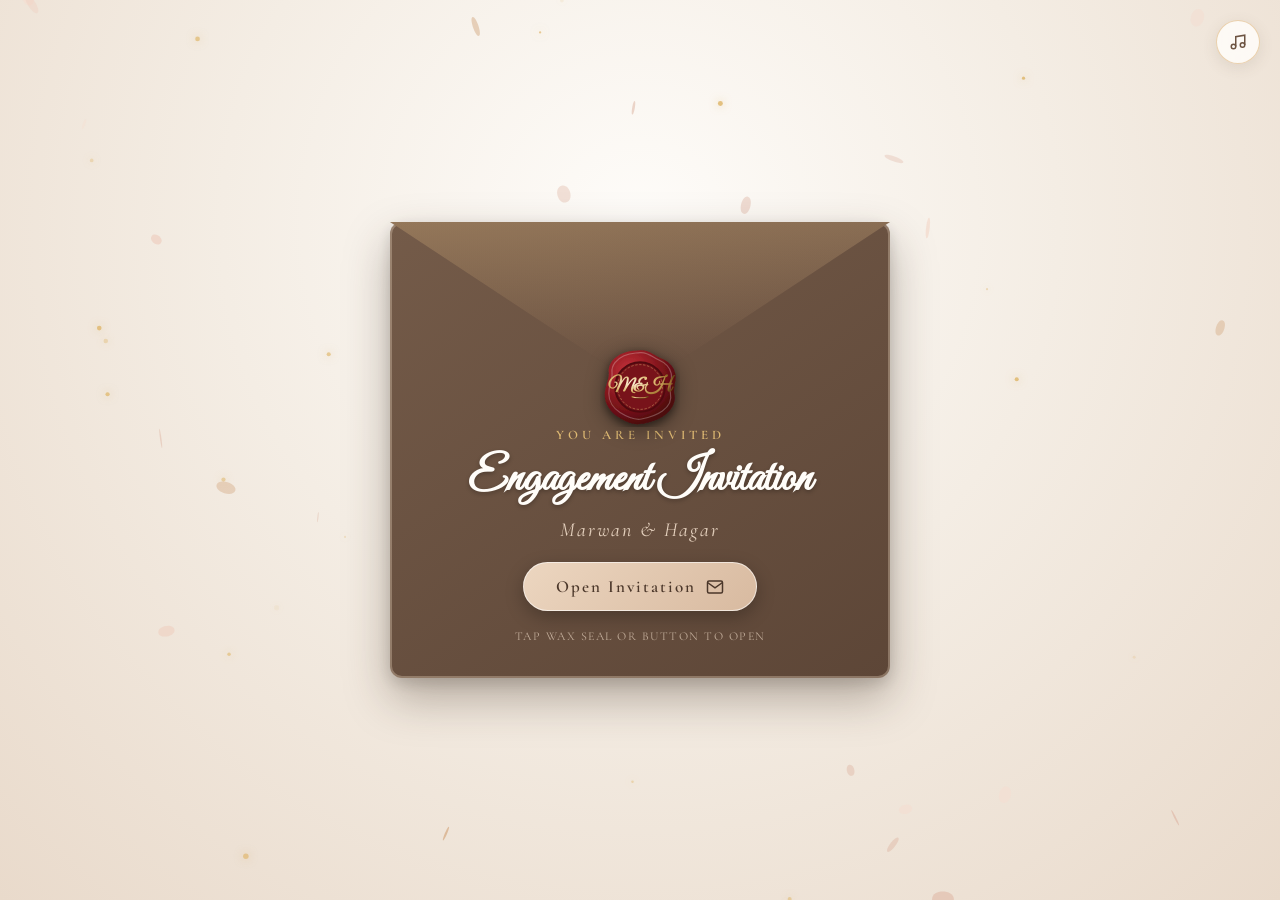
<file: index.html>
<!DOCTYPE html>
<html lang="en">

<head>
  <meta charset="UTF-8">
  <meta name="viewport" content="width=device-width, initial-scale=1.0">
  <title>M&amp;H Engagement Invitation</title>
  <link rel="stylesheet" href="style.css">
  <link href="https://fonts.googleapis.com/css2?family=Great+Vibes&family=Cormorant+Garamond:ital,wght@0,400;0,600;1,400&family=Montserrat:wght@300;400;500&display=swap"
    rel="stylesheet">
</head>

<body>
  <!-- Ambient floating romantic petals and golden sparkles canvas -->
  <canvas id="petalsCanvas"></canvas>

  <!-- Floating Audio & Controls -->
  <div class="floating-controls">
    <button id="musicBtn" class="control-btn" onclick="toggleMusic()" title="Play / Pause Romantic Music">
      <svg class="music-icon" viewBox="0 0 24 24" fill="none" stroke="currentColor" stroke-width="2">
        <path d="M9 18V5l12-2v13"></path>
        <circle cx="6" cy="18" r="3"></circle>
        <circle cx="18" cy="16" r="3"></circle>
      </svg>
      <span class="music-waves">
        <span></span><span></span><span></span>
      </span>
    </button>
  </div>

  <main class="invitation">
    <!-- Interactive 3D Envelope -->
    <div id="envelope" class="envelope">
      <div class="envelope-flap"></div>
      
      <!-- Authentic 3D Royal Wax Seal -->
      <div id="waxSeal" class="wax-seal" onclick="openInvitation()" title="Click to open">
        <svg class="wax-seal-svg" viewBox="0 0 100 100" width="80" height="80">
          <defs>
            <radialGradient id="waxGrad" cx="35%" cy="30%" r="70%">
              <stop offset="0%" stop-color="#c9343c"/>
              <stop offset="40%" stop-color="#9b1e26"/>
              <stop offset="75%" stop-color="#731117"/>
              <stop offset="100%" stop-color="#4d090d"/>
            </radialGradient>
            <radialGradient id="goldText" cx="35%" cy="35%" r="65%">
              <stop offset="0%" stop-color="#fff4dc"/>
              <stop offset="50%" stop-color="#dfba73"/>
              <stop offset="85%" stop-color="#a47833"/>
              <stop offset="100%" stop-color="#694816"/>
            </radialGradient>
            <filter id="waxGlow" x="-20%" y="-20%" width="140%" height="140%">
              <feDropShadow dx="0" dy="4" stdDeviation="5" flood-color="#000000" flood-opacity="0.45"/>
            </filter>
          </defs>

          <!-- Organic melted wax seal shape -->
          <path filter="url(#waxGlow)" fill="url(#waxGrad)" d="
            M 50,4
            C 62,3 68,11 76,14
            C 84,17 92,23 94,33
            C 96,43 91,50 93,60
            C 95,70 89,79 81,85
            C 73,91 63,94 52,96
            C 41,98 31,93 22,87
            C 13,81 6,71 6,60
            C 6,49 12,41 11,31
            C 10,21 18,12 28,8
            C 38,4 42,5 50,4 Z" />

          <!-- Outer rim highlight -->
          <path d="
            M 50,7
            C 60,6 66,13 73,16
            C 80,19 87,24 89,33
            C 91,42 86,49 88,58
            C 90,67 85,75 78,80
            C 71,85 62,88 52,90
            C 42,92 33,87 25,82
            C 17,77 11,68 11,58
            C 11,48 16,41 15,32
            C 14,23 21,15 30,11
            C 39,7 43,8 50,7 Z" 
            fill="none" stroke="rgba(255,255,255,0.25)" stroke-width="1.5" />

          <!-- Stamped inner circular recess -->
          <circle cx="50" cy="50" r="31" fill="#78131a" stroke="#50090e" stroke-width="2.5" />
          <circle cx="50" cy="50" r="28" fill="none" stroke="rgba(223, 186, 115, 0.45)" stroke-width="1.2" stroke-dasharray="3,2" />

          <!-- Monogram Initials -->
          <text x="50" y="55" font-family="'Great Vibes', cursive" font-size="24" font-weight="bold" fill="url(#goldText)" text-anchor="middle">M&amp;H</text>
          
          <!-- Subtle ornate curve -->
          <path d="M 40,62 Q 50,66 60,62" fill="none" stroke="url(#goldText)" stroke-width="1.5" stroke-linecap="round"/>
        </svg>
      </div>

      <div class="envelope-content">
        <p class="envelope-tag">YOU ARE INVITED</p>
        <h1 class="envelope-title">Engagement Invitation</h1>
        <p class="envelope-names">Marwan &amp; Hagar</p>
        <button class="open-btn" onclick="openInvitation()">
          <span>Open Invitation</span>
          <svg class="btn-icon" viewBox="0 0 24 24" fill="none" stroke="currentColor" stroke-width="2">
            <path d="M4 4h16c1.1 0 2 .9 2 2v12c0 1.1-.9 2-2 2H4c-1.1 0-2-.9-2-2V6c0-1.1.9-2 2-2z"></path>
            <polyline points="22,6 12,13 2,6"></polyline>
          </svg>
        </button>
        <p class="envelope-hint">Tap wax seal or button to open</p>
      </div>
    </div>

    <!-- Elegant Invitation Card -->
    <section id="card" class="card">
      <div class="card-borders"></div>

      <div class="fade-item ornament-wrap">
        <div class="ornament">✦ &nbsp; ❧ &nbsp; ✦</div>
      </div>

      <div class="fade-item">
        <p class="subtitle">TOGETHER WITH THEIR FAMILIES</p>
      </div>

      <div class="fade-item">
        <h1 class="names">Marwan <span>&amp;</span> Hagar</h1>
      </div>

      <div class="fade-item">
        <p class="message">
          Together with our families<br>
          we invite you to celebrate the beginning of our forever.
        </p>
      </div>

      <!-- Memorable Childhood Polaroid Photo -->
      <div class="fade-item photo-wrapper">
        <div class="polaroid-frame">
          <img src="couple.jpg" alt="Marwan &amp; Hagar" class="couple-photo">
        </div>
      </div>

      <div class="fade-item">
        <div class="date">
          <p class="date-day">FRIDAY</p>
          <h2 class="date-number">13 . 11 . 2026</h2>
          <p class="date-time">AT 7:00 PM</p>
        </div>
      </div>

      <div class="fade-item">
        <div class="location-container">
          <svg class="location-pin" viewBox="0 0 24 24" fill="currentColor">
            <path d="M12 2C8.13 2 5 5.13 5 9c0 5.25 7 13 7 13s7-7.75 7-13c0-3.87-3.13-7-7-7zm0 9.5c-1.38 0-2.5-1.12-2.5-2.5s1.12-2.5 2.5-2.5 2.5 1.12 2.5 2.5-1.12 2.5-2.5 2.5z"/>
          </svg>
          <p class="location">Shinbarah- Zagazig - Sharqia</p>
        </div>
      </div>

      <div class="fade-item">
        <div class="countdown">
          <div class="countdown-box"><strong id="days">00</strong><span>Days</span></div>
          <div class="countdown-box"><strong id="hours">00</strong><span>Hours</span></div>
          <div class="countdown-box"><strong id="minutes">00</strong><span>Minutes</span></div>
          <div class="countdown-box"><strong id="seconds">00</strong><span>Seconds</span></div>
        </div>
      </div>

      <div class="fade-item">
        <a class="map" href="https://www.google.com/maps?q=30.605425,31.366382" target="_blank" rel="noopener noreferrer">
          <svg class="map-icon" viewBox="0 0 24 24" fill="none" stroke="currentColor" stroke-width="2">
            <polygon points="1 6 1 22 8 18 16 22 23 18 23 2 16 6 8 2 1 6"></polygon>
            <line x1="8" y1="2" x2="8" y2="18"></line>
            <line x1="16" y1="6" x2="16" y2="22"></line>
          </svg>
          <span>VIEW LOCATION</span>
        </a>
      </div>

      <!-- Action Button: Save The Date -->
      <div class="fade-item actions-container">
        <a class="action-btn calendar-btn" href="https://calendar.google.com/calendar/render?action=TEMPLATE&text=Marwan+%26+Hagar+Engagement&dates=20261113T170000Z/20261113T220000Z&details=You+are+cordially+invited+to+celebrate+the+engagement+of+Marwan+%26+Hagar!&location=30.605425,31.366382" target="_blank" rel="noopener noreferrer">
          <svg class="action-icon" viewBox="0 0 24 24" fill="none" stroke="currentColor" stroke-width="2">
            <rect x="3" y="4" width="18" height="18" rx="2" ry="2"></rect>
            <line x1="16" y1="2" x2="16" y2="6"></line>
            <line x1="8" y1="2" x2="8" y2="6"></line>
            <line x1="3" y1="10" x2="21" y2="10"></line>
          </svg>
          <span>Save The Date</span>
        </a>
      </div>

      <div class="fade-item">
        <p class="footer">We can't wait to celebrate with you</p>
      </div>

      <!-- Replay Invitation -->
      <div class="fade-item replay-wrap">
        <button class="replay-btn" onclick="replayInvitation()" title="Replay Envelope Animation">
          <svg viewBox="0 0 24 24" fill="none" stroke="currentColor" stroke-width="2">
            <polyline points="1 4 1 10 7 10"></polyline>
            <path d="M3.51 15a9 9 0 1 0 2.13-9.36L1 10"></path>
          </svg>
          <span>Replay Invitation</span>
        </button>
      </div>

      <div class="fade-item ornament-wrap">
        <div class="ornament bottom-ornament">❧ &nbsp; ❦ &nbsp; ❧</div>
      </div>
    </section>
  </main>

  <script src="script.js"></script>
</body>

</html>
</file>
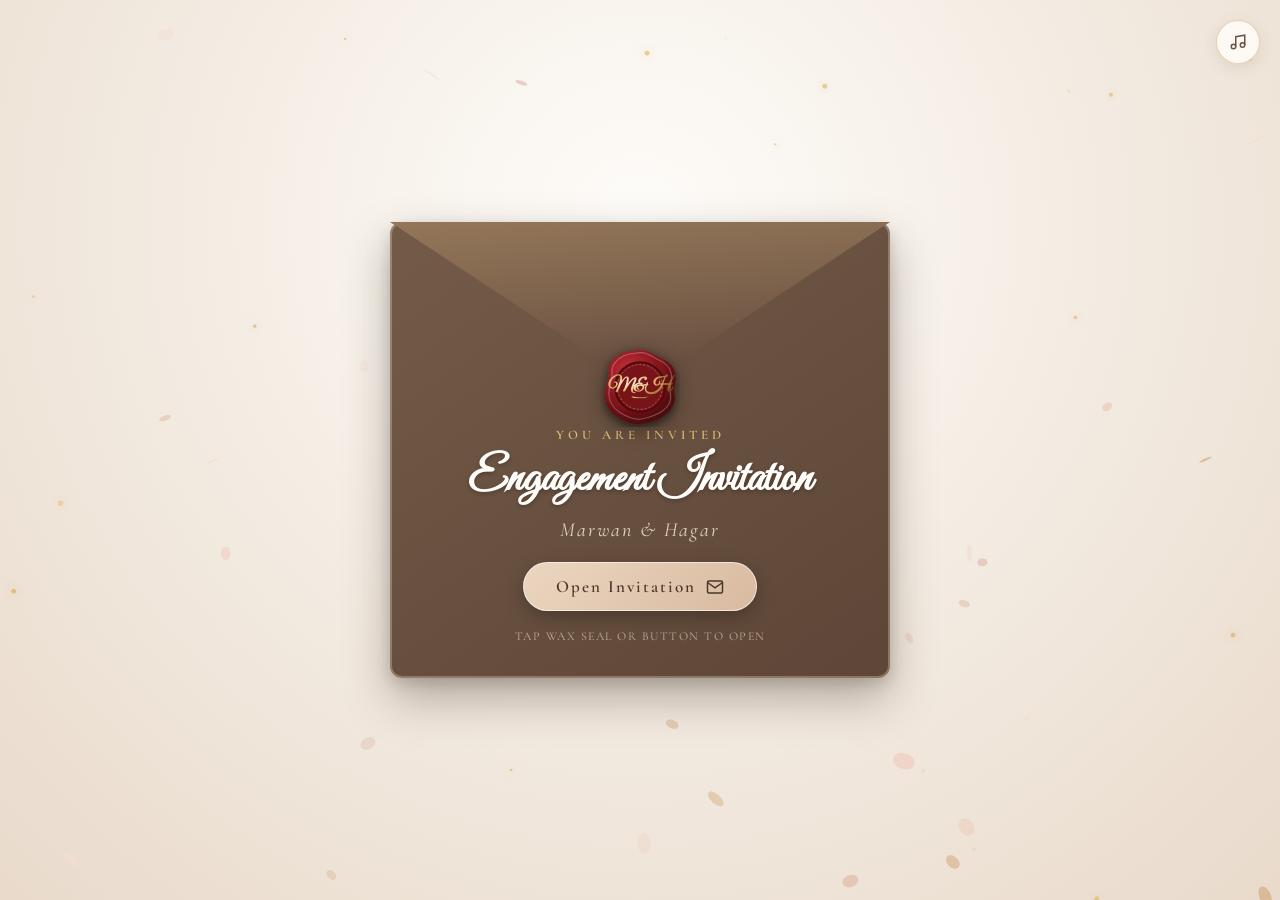
<file: Engagment.html>
<!DOCTYPE html>
<html lang="en">

<head>
  <meta charset="UTF-8">
  <meta name="viewport" content="width=device-width, initial-scale=1.0">
  <title>M&amp;H Engagement Invitation</title>
  <link rel="stylesheet" href="style.css">
  <link href="https://fonts.googleapis.com/css2?family=Great+Vibes&family=Cormorant+Garamond:ital,wght@0,400;0,600;1,400&family=Montserrat:wght@300;400;500&display=swap"
    rel="stylesheet">
</head>

<body>
  <!-- Ambient floating romantic petals and golden sparkles canvas -->
  <canvas id="petalsCanvas"></canvas>

  <!-- Floating Audio & Controls -->
  <div class="floating-controls">
    <button id="musicBtn" class="control-btn" onclick="toggleMusic()" title="Play / Pause Romantic Music">
      <svg class="music-icon" viewBox="0 0 24 24" fill="none" stroke="currentColor" stroke-width="2">
        <path d="M9 18V5l12-2v13"></path>
        <circle cx="6" cy="18" r="3"></circle>
        <circle cx="18" cy="16" r="3"></circle>
      </svg>
      <span class="music-waves">
        <span></span><span></span><span></span>
      </span>
    </button>
  </div>

  <main class="invitation">
    <!-- Interactive 3D Envelope -->
    <div id="envelope" class="envelope">
      <div class="envelope-flap"></div>
      
      <!-- Authentic 3D Royal Wax Seal -->
      <div id="waxSeal" class="wax-seal" onclick="openInvitation()" title="Click to open">
        <svg class="wax-seal-svg" viewBox="0 0 100 100" width="80" height="80">
          <defs>
            <radialGradient id="waxGrad" cx="35%" cy="30%" r="70%">
              <stop offset="0%" stop-color="#c9343c"/>
              <stop offset="40%" stop-color="#9b1e26"/>
              <stop offset="75%" stop-color="#731117"/>
              <stop offset="100%" stop-color="#4d090d"/>
            </radialGradient>
            <radialGradient id="goldText" cx="35%" cy="35%" r="65%">
              <stop offset="0%" stop-color="#fff4dc"/>
              <stop offset="50%" stop-color="#dfba73"/>
              <stop offset="85%" stop-color="#a47833"/>
              <stop offset="100%" stop-color="#694816"/>
            </radialGradient>
            <filter id="waxGlow" x="-20%" y="-20%" width="140%" height="140%">
              <feDropShadow dx="0" dy="4" stdDeviation="5" flood-color="#000000" flood-opacity="0.45"/>
            </filter>
          </defs>

          <!-- Organic melted wax seal shape -->
          <path filter="url(#waxGlow)" fill="url(#waxGrad)" d="
            M 50,4
            C 62,3 68,11 76,14
            C 84,17 92,23 94,33
            C 96,43 91,50 93,60
            C 95,70 89,79 81,85
            C 73,91 63,94 52,96
            C 41,98 31,93 22,87
            C 13,81 6,71 6,60
            C 6,49 12,41 11,31
            C 10,21 18,12 28,8
            C 38,4 42,5 50,4 Z" />

          <!-- Outer rim highlight -->
          <path d="
            M 50,7
            C 60,6 66,13 73,16
            C 80,19 87,24 89,33
            C 91,42 86,49 88,58
            C 90,67 85,75 78,80
            C 71,85 62,88 52,90
            C 42,92 33,87 25,82
            C 17,77 11,68 11,58
            C 11,48 16,41 15,32
            C 14,23 21,15 30,11
            C 39,7 43,8 50,7 Z" 
            fill="none" stroke="rgba(255,255,255,0.25)" stroke-width="1.5" />

          <!-- Stamped inner circular recess -->
          <circle cx="50" cy="50" r="31" fill="#78131a" stroke="#50090e" stroke-width="2.5" />
          <circle cx="50" cy="50" r="28" fill="none" stroke="rgba(223, 186, 115, 0.45)" stroke-width="1.2" stroke-dasharray="3,2" />

          <!-- Monogram Initials -->
          <text x="50" y="55" font-family="'Great Vibes', cursive" font-size="24" font-weight="bold" fill="url(#goldText)" text-anchor="middle">M&amp;H</text>
          
          <!-- Subtle ornate curve -->
          <path d="M 40,62 Q 50,66 60,62" fill="none" stroke="url(#goldText)" stroke-width="1.5" stroke-linecap="round"/>
        </svg>
      </div>

      <div class="envelope-content">
        <p class="envelope-tag">YOU ARE INVITED</p>
        <h1 class="envelope-title">Engagement Invitation</h1>
        <p class="envelope-names">Marwan &amp; Hagar</p>
        <button class="open-btn" onclick="openInvitation()">
          <span>Open Invitation</span>
          <svg class="btn-icon" viewBox="0 0 24 24" fill="none" stroke="currentColor" stroke-width="2">
            <path d="M4 4h16c1.1 0 2 .9 2 2v12c0 1.1-.9 2-2 2H4c-1.1 0-2-.9-2-2V6c0-1.1.9-2 2-2z"></path>
            <polyline points="22,6 12,13 2,6"></polyline>
          </svg>
        </button>
        <p class="envelope-hint">Tap wax seal or button to open</p>
      </div>
    </div>

    <!-- Elegant Invitation Card -->
    <section id="card" class="card">
      <div class="card-borders"></div>

      <div class="fade-item ornament-wrap">
        <div class="ornament">✦ &nbsp; ❧ &nbsp; ✦</div>
      </div>

      <div class="fade-item">
        <p class="subtitle">TOGETHER WITH THEIR FAMILIES</p>
      </div>

      <div class="fade-item">
        <h1 class="names">Marwan <span>&amp;</span> Hagar</h1>
      </div>

      <div class="fade-item">
        <p class="message">
          Together with our families<br>
          we invite you to celebrate the beginning of our forever.
        </p>
      </div>

      <!-- Memorable Childhood Polaroid Photo -->
      <div class="fade-item photo-wrapper">
        <div class="polaroid-frame">
          <img src="couple.jpg" alt="Marwan &amp; Hagar" class="couple-photo">
        </div>
      </div>

      <div class="fade-item">
        <div class="date">
          <p class="date-day">FRIDAY</p>
          <h2 class="date-number">13 . 11 . 2026</h2>
          <p class="date-time">AT 7:00 PM</p>
        </div>
      </div>

      <div class="fade-item">
        <div class="location-container">
          <svg class="location-pin" viewBox="0 0 24 24" fill="currentColor">
            <path d="M12 2C8.13 2 5 5.13 5 9c0 5.25 7 13 7 13s7-7.75 7-13c0-3.87-3.13-7-7-7zm0 9.5c-1.38 0-2.5-1.12-2.5-2.5s1.12-2.5 2.5-2.5 2.5 1.12 2.5 2.5-1.12 2.5-2.5 2.5z"/>
          </svg>
          <p class="location">Shinbarah- Zagazig - Sharqia</p>
        </div>
      </div>

      <div class="fade-item">
        <div class="countdown">
          <div class="countdown-box"><strong id="days">00</strong><span>Days</span></div>
          <div class="countdown-box"><strong id="hours">00</strong><span>Hours</span></div>
          <div class="countdown-box"><strong id="minutes">00</strong><span>Minutes</span></div>
          <div class="countdown-box"><strong id="seconds">00</strong><span>Seconds</span></div>
        </div>
      </div>

      <div class="fade-item">
        <a class="map" href="https://www.google.com/maps?q=30.605425,31.366382" target="_blank" rel="noopener noreferrer">
          <svg class="map-icon" viewBox="0 0 24 24" fill="none" stroke="currentColor" stroke-width="2">
            <polygon points="1 6 1 22 8 18 16 22 23 18 23 2 16 6 8 2 1 6"></polygon>
            <line x1="8" y1="2" x2="8" y2="18"></line>
            <line x1="16" y1="6" x2="16" y2="22"></line>
          </svg>
          <span>VIEW LOCATION</span>
        </a>
      </div>

      <!-- Action Button: Save The Date -->
      <div class="fade-item actions-container">
        <a class="action-btn calendar-btn" href="https://calendar.google.com/calendar/render?action=TEMPLATE&text=Marwan+%26+Hagar+Engagement&dates=20261113T170000Z/20261113T220000Z&details=You+are+cordially+invited+to+celebrate+the+engagement+of+Marwan+%26+Hagar!&location=30.605425,31.366382" target="_blank" rel="noopener noreferrer">
          <svg class="action-icon" viewBox="0 0 24 24" fill="none" stroke="currentColor" stroke-width="2">
            <rect x="3" y="4" width="18" height="18" rx="2" ry="2"></rect>
            <line x1="16" y1="2" x2="16" y2="6"></line>
            <line x1="8" y1="2" x2="8" y2="6"></line>
            <line x1="3" y1="10" x2="21" y2="10"></line>
          </svg>
          <span>Save The Date</span>
        </a>
      </div>

      <div class="fade-item">
        <p class="footer">We can't wait to celebrate with you</p>
      </div>

      <!-- Replay Invitation -->
      <div class="fade-item replay-wrap">
        <button class="replay-btn" onclick="replayInvitation()" title="Replay Envelope Animation">
          <svg viewBox="0 0 24 24" fill="none" stroke="currentColor" stroke-width="2">
            <polyline points="1 4 1 10 7 10"></polyline>
            <path d="M3.51 15a9 9 0 1 0 2.13-9.36L1 10"></path>
          </svg>
          <span>Replay Invitation</span>
        </button>
      </div>

      <div class="fade-item ornament-wrap">
        <div class="ornament bottom-ornament">❧ &nbsp; ❦ &nbsp; ❧</div>
      </div>
    </section>
  </main>

  <script src="script.js"></script>
</body>

</html>
</file>
<file: style.css>
* {
  margin: 0;
  padding: 0;
  box-sizing: border-box;
}

body {
  min-height: 100vh;
  background: radial-gradient(circle at 50% 25%, #fefcf9 0%, #f4ede4 45%, #e9dacb 100%);
  display: flex;
  justify-content: center;
  align-items: center;
  font-family: 'Cormorant Garamond', serif;
  color: #625044;
  padding: 25px 15px;
  overflow-x: hidden;
  position: relative;
}

/* Floating Audio & Controls */
.floating-controls {
  position: fixed;
  top: 20px;
  right: 20px;
  z-index: 100;
}

.control-btn {
  background: rgba(255, 253, 249, 0.85);
  backdrop-filter: blur(8px);
  -webkit-backdrop-filter: blur(8px);
  border: 1px solid rgba(216, 168, 103, 0.5);
  width: 44px;
  height: 44px;
  border-radius: 50%;
  display: flex;
  align-items: center;
  justify-content: center;
  cursor: pointer;
  color: #6d5442;
  box-shadow: 0 4px 15px rgba(98, 80, 68, 0.12);
  transition: all 0.3s cubic-bezier(0.2, 0.8, 0.2, 1);
  position: relative;
}

.control-btn:hover {
  transform: scale(1.1);
  box-shadow: 0 6px 20px rgba(98, 80, 68, 0.22);
  border-color: #dfba73;
}

.control-btn .music-icon {
  width: 18px;
  height: 18px;
  transition: transform 0.5s ease;
}

.control-btn.playing .music-icon {
  animation: musicRotate 4s linear infinite;
  color: #b38b68;
}

@keyframes musicRotate {
  0% { transform: rotate(0deg); }
  100% { transform: rotate(360deg); }
}

.music-waves {
  position: absolute;
  bottom: 6px;
  display: flex;
  gap: 2px;
  align-items: flex-end;
  height: 8px;
  opacity: 0;
  transition: opacity 0.3s ease;
}

.control-btn.playing .music-waves {
  opacity: 1;
}

.music-waves span {
  width: 2px;
  background: #b38b68;
  border-radius: 1px;
}

.control-btn.playing .music-waves span:nth-child(1) {
  height: 4px;
  animation: wave 0.8s ease-in-out infinite alternate;
}
.control-btn.playing .music-waves span:nth-child(2) {
  height: 7px;
  animation: wave 0.6s 0.2s ease-in-out infinite alternate;
}
.control-btn.playing .music-waves span:nth-child(3) {
  height: 5px;
  animation: wave 0.7s 0.4s ease-in-out infinite alternate;
}

@keyframes wave {
  0% { height: 2px; }
  100% { height: 8px; }
}

/* Background floating canvas for petals and gold sparkles */
#petalsCanvas {
  position: fixed;
  top: 0;
  left: 0;
  width: 100vw;
  height: 100vh;
  pointer-events: none;
  z-index: 1;
}

/* Main Container with 3D Perspective */
.invitation {
  width: 100%;
  max-width: 500px;
  position: relative;
  z-index: 2;
  perspective: 1200px;
}

/* =========================================
   ENVELOPE STYLES & 3D ANIMATION
   ========================================= */

.envelope {
  position: relative;
  background: linear-gradient(145deg, #745b49 0%, #5d4637 100%);
  color: #fffaf4;
  min-height: 450px;
  border-radius: 12px;
  display: flex;
  flex-direction: column;
  justify-content: flex-start;
  align-items: center;
  text-align: center;
  box-shadow: 0 20px 45px rgba(60, 42, 30, 0.35), 
              0 5px 15px rgba(0, 0, 0, 0.15),
              inset 0 0 0 2px rgba(226, 205, 183, 0.35);
  padding: 30px 25px 35px;
  transition: transform 0.8s cubic-bezier(0.4, 0, 0.2, 1), 
              opacity 0.7s ease, 
              box-shadow 0.4s ease;
  overflow: visible;
}

.envelope:hover {
  box-shadow: 0 25px 55px rgba(60, 42, 30, 0.42), 
              inset 0 0 0 2px rgba(226, 205, 183, 0.55);
}

/* Envelope Triangle Flap */
.envelope-flap {
  position: absolute;
  top: 0;
  left: 0;
  right: 0;
  height: 165px;
  background: linear-gradient(175deg, #816653 0%, #634b3c 100%);
  clip-path: polygon(0 0, 100% 0, 50% 100%);
  transform-origin: top center;
  transition: transform 0.55s cubic-bezier(0.4, 0, 0.2, 1);
  z-index: 6;
  filter: drop-shadow(0 6px 10px rgba(35, 20, 10, 0.45));
}

/* Gold border trim on the flap */
.envelope-flap::after {
  content: '';
  position: absolute;
  top: 0;
  left: 0;
  right: 0;
  height: 165px;
  clip-path: polygon(0 0, 100% 0, 50% 100%);
  background: linear-gradient(175deg, rgba(223, 186, 115, 0.2) 0%, transparent 80%);
  pointer-events: none;
}

/* Envelope opening state */
.envelope.opening .envelope-flap {
  transform: rotateX(180deg);
  z-index: 1;
}

/* Authentic 3D Royal Wax Seal - Centered on Flap Apex */
.wax-seal {
  position: absolute;
  top: 165px;
  left: 50%;
  transform: translate(-50%, -50%);
  width: 80px;
  height: 80px;
  display: flex;
  align-items: center;
  justify-content: center;
  z-index: 10;
  cursor: pointer;
  transition: transform 0.4s cubic-bezier(0.34, 1.56, 0.64, 1), 
              opacity 0.35s ease;
  animation: sealPulse 2.8s ease-in-out infinite;
}

.wax-seal-svg {
  width: 100%;
  height: 100%;
  filter: drop-shadow(0 4px 10px rgba(0, 0, 0, 0.4));
  transition: transform 0.3s ease;
}

.wax-seal:hover .wax-seal-svg {
  transform: scale(1.08);
}

@keyframes sealPulse {
  0%, 100% {
    transform: translate(-50%, -50%) scale(1);
  }
  50% {
    transform: translate(-50%, -50%) scale(1.05);
  }
}

.envelope.opening .wax-seal {
  animation: none;
  transform: translate(-50%, -50%) scale(0) rotate(45deg);
  opacity: 0;
}

/* Envelope Content - Starts safely below the Wax Seal */
.envelope-content {
  position: relative;
  z-index: 4;
  display: flex;
  flex-direction: column;
  align-items: center;
  gap: 8px;
  margin-top: 175px;
  width: 100%;
}

.envelope-tag {
  letter-spacing: 4px;
  font-size: 13px;
  color: #dfba73;
  text-transform: uppercase;
  font-weight: 600;
}

.envelope-title {
  font-family: 'Great Vibes', cursive;
  font-size: 46px;
  color: #fffdf9;
  text-shadow: 0 2px 4px rgba(0, 0, 0, 0.25);
  margin-bottom: 2px;
}

.envelope-names {
  font-size: 20px;
  letter-spacing: 2px;
  color: #e5d1be;
  font-style: italic;
  margin-bottom: 12px;
}

/* Open Button with Shimmer */
.open-btn {
  background: linear-gradient(135deg, #ecd6c0 0%, #d8baa0 100%);
  border: 1px solid rgba(255, 255, 255, 0.6);
  padding: 13px 32px;
  border-radius: 50px;
  cursor: pointer;
  color: #4b372a;
  font-family: inherit;
  font-size: 17px;
  font-weight: 600;
  letter-spacing: 2px;
  box-shadow: 0 6px 18px rgba(0, 0, 0, 0.25);
  display: inline-flex;
  align-items: center;
  gap: 10px;
  transition: all 0.35s cubic-bezier(0.2, 0.8, 0.2, 1);
  position: relative;
  overflow: hidden;
}

.open-btn .btn-icon {
  width: 18px;
  height: 18px;
  transition: transform 0.3s ease;
}

.open-btn::after {
  content: '';
  position: absolute;
  top: 0;
  left: -100%;
  width: 100%;
  height: 100%;
  background: linear-gradient(90deg, transparent, rgba(255, 255, 255, 0.4), transparent);
  transition: left 0.6s ease;
}

.open-btn:hover {
  transform: translateY(-3px) scale(1.03);
  box-shadow: 0 10px 24px rgba(0, 0, 0, 0.32);
  background: linear-gradient(135deg, #f2ded0 0%, #e2c5ad 100%);
}

.open-btn:hover::after {
  left: 100%;
}

.open-btn:hover .btn-icon {
  transform: translateX(3px);
}

.envelope-hint {
  font-size: 12px;
  letter-spacing: 1.5px;
  color: rgba(235, 215, 195, 0.7);
  margin-top: 10px;
  text-transform: uppercase;
}

/* Envelope Exit Animation */
.envelope.opening {
  animation: envelopeExit 0.9s 0.5s cubic-bezier(0.4, 0, 0.2, 1) forwards;
}

@keyframes envelopeExit {
  0% {
    transform: translateY(0) scale(1);
    opacity: 1;
  }
  100% {
    transform: translateY(40px) scale(0.9);
    opacity: 0;
    pointer-events: none;
  }
}

/* =========================================
   LUXURY INVITATION CARD
   ========================================= */

.card {
  display: none;
  background: #fffefb;
  text-align: center;
  padding: 48px 28px;
  border-radius: 8px;
  border: 1px solid #e7d3c0;
  box-shadow: 0 25px 65px rgba(85, 60, 45, 0.16),
              0 4px 15px rgba(0, 0, 0, 0.04);
  position: relative;
}

.card.show {
  display: block;
  animation: cardReveal 1.2s cubic-bezier(0.16, 1, 0.3, 1) forwards,
             subtleFloat 6s ease-in-out infinite 1.4s;
}

@keyframes cardReveal {
  0% {
    opacity: 0;
    transform: translateY(60px) scale(0.92);
    filter: blur(4px);
  }
  60% {
    opacity: 1;
    filter: blur(0);
  }
  100% {
    opacity: 1;
    transform: translateY(0) scale(1);
  }
}

@keyframes subtleFloat {
  0%, 100% {
    transform: translateY(0);
  }
  50% {
    transform: translateY(-4px);
  }
}

/* Double Inset Gold Borders */
.card-borders {
  position: absolute;
  inset: 12px;
  border: 1px solid rgba(179, 139, 104, 0.45);
  pointer-events: none;
  border-radius: 4px;
}

.card-borders::before {
  content: '';
  position: absolute;
  inset: 4px;
  border: 1px solid rgba(179, 139, 104, 0.2);
  pointer-events: none;
}

/* Staggered Item Entrance Animations */
.card .fade-item {
  opacity: 0;
  transform: translateY(18px);
  transition: opacity 0.8s cubic-bezier(0.2, 0.8, 0.2, 1),
              transform 0.8s cubic-bezier(0.2, 0.8, 0.2, 1);
}

.card.show .fade-item {
  opacity: 1;
  transform: translateY(0);
}

.card.show .fade-item:nth-child(2) { transition-delay: 0.15s; }
.card.show .fade-item:nth-child(3) { transition-delay: 0.28s; }
.card.show .fade-item:nth-child(4) { transition-delay: 0.42s; }
.card.show .fade-item:nth-child(5) { transition-delay: 0.58s; }
.card.show .fade-item:nth-child(6) { transition-delay: 0.72s; }
.card.show .fade-item:nth-child(7) { transition-delay: 0.86s; }
.card.show .fade-item:nth-child(8) { transition-delay: 1.00s; }
.card.show .fade-item:nth-child(9) { transition-delay: 1.15s; }
.card.show .fade-item:nth-child(10) { transition-delay: 1.28s; }
.card.show .fade-item:nth-child(11) { transition-delay: 1.40s; }
.card.show .fade-item:nth-child(12) { transition-delay: 1.52s; }
.card.show .fade-item:nth-child(13) { transition-delay: 1.64s; }

/* Flourishes & Ornaments */
.ornament-wrap {
  margin: 6px 0;
}

.ornament {
  color: #c49a6c;
  font-size: 15px;
  letter-spacing: 4px;
  opacity: 0.85;
}

.subtitle {
  letter-spacing: 4px;
  font-size: 12px;
  text-transform: uppercase;
  color: #8c7362;
  font-family: 'Montserrat', sans-serif;
  font-weight: 400;
  margin-top: 10px;
}

/* Calligraphy Names with Continuous Golden Shimmer */
.names {
  font-family: 'Great Vibes', cursive;
  font-size: 68px;
  margin: 12px 0 16px;
  line-height: 1.15;
  background: linear-gradient(120deg, #625044 0%, #b38b68 25%, #f4dcac 50%, #b38b68 75%, #625044 100%);
  background-size: 250% auto;
  -webkit-background-clip: text;
  -webkit-text-fill-color: transparent;
  animation: goldShimmer 5s ease-in-out infinite;
  filter: drop-shadow(0 2px 4px rgba(179, 139, 104, 0.15));
}

.names span {
  font-size: 50px;
  margin: 0 4px;
}

@keyframes goldShimmer {
  0% {
    background-position: 0% 50%;
  }
  50% {
    background-position: 100% 50%;
  }
  100% {
    background-position: 0% 50%;
  }
}

.message {
  line-height: 1.8;
  font-size: 19px;
  color: #6d584b;
  max-width: 400px;
  margin: 0 auto;
}

/* Memorable Childhood Polaroid Photo */
.photo-wrapper {
  margin: 24px auto 28px;
  display: flex;
  justify-content: center;
}

.polaroid-frame {
  position: relative;
  background: #ffffff;
  padding: 8px;
  border-radius: 6px;
  box-shadow: 0 14px 35px rgba(98, 80, 68, 0.18), 0 3px 10px rgba(0, 0, 0, 0.05);
  border: 1px solid rgba(215, 189, 165, 0.65);
  transition: transform 0.4s cubic-bezier(0.2, 0.8, 0.2, 1), box-shadow 0.4s ease;
  max-width: 270px;
  width: 100%;
}

.polaroid-frame:hover {
  transform: translateY(-4px) scale(1.02);
  box-shadow: 0 20px 45px rgba(98, 80, 68, 0.25), 0 6px 15px rgba(0, 0, 0, 0.08);
}

.couple-photo {
  width: 100%;
  height: auto;
  display: block;
  border-radius: 4px;
}

/* Date Section with Gold Borders */
.date {
  margin: 28px 0;
  padding: 18px 10px;
  position: relative;
  border-top: 1px solid rgba(215, 189, 165, 0.7);
  border-bottom: 1px solid rgba(215, 189, 165, 0.7);
  background: linear-gradient(to right, transparent, rgba(246, 238, 230, 0.6), transparent);
}

.date-day {
  font-size: 13px;
  letter-spacing: 4px;
  color: #927561;
  font-family: 'Montserrat', sans-serif;
}

.date-number {
  margin: 8px 0;
  letter-spacing: 5px;
  font-size: 32px;
  color: #553f31;
  font-weight: 600;
}

.date-time {
  font-size: 13px;
  letter-spacing: 3px;
  color: #927561;
  font-family: 'Montserrat', sans-serif;
}

/* Location Container */
.location-container {
  display: inline-flex;
  align-items: center;
  justify-content: center;
  gap: 8px;
  margin-bottom: 22px;
}

.location-pin {
  width: 20px;
  height: 20px;
  color: #b38b68;
}

.location {
  font-size: 23px;
  font-style: italic;
  color: #5f4a3c;
}

/* Countdown Cards */
.countdown {
  display: flex;
  justify-content: center;
  gap: 12px;
  margin: 22px 0 28px;
}

.countdown-box {
  background: #ffffff;
  border: 1px solid #ebd8c7;
  border-radius: 8px;
  padding: 10px 14px;
  min-width: 66px;
  box-shadow: 0 4px 12px rgba(98, 80, 68, 0.06);
  display: flex;
  flex-direction: column;
  align-items: center;
  gap: 4px;
  transition: transform 0.25s ease, box-shadow 0.25s ease;
}

.countdown-box:hover {
  transform: translateY(-3px);
  box-shadow: 0 8px 18px rgba(98, 80, 68, 0.12);
}

.countdown strong {
  font-size: 26px;
  color: #5d4535;
  font-weight: 600;
  line-height: 1;
  transition: transform 0.2s cubic-bezier(0.175, 0.885, 0.32, 1.275);
}

.countdown strong.pulse {
  transform: scale(1.15);
  color: #b38b68;
}

.countdown span {
  font-size: 11px;
  letter-spacing: 1.5px;
  text-transform: uppercase;
  color: #9e826e;
  font-family: 'Montserrat', sans-serif;
}

/* View Location Map Button */
.map {
  display: inline-flex;
  align-items: center;
  justify-content: center;
  gap: 10px;
  background: linear-gradient(135deg, #745b49 0%, #584131 100%);
  color: #ffffff;
  padding: 13px 30px;
  border-radius: 50px;
  text-decoration: none;
  letter-spacing: 2px;
  font-family: 'Montserrat', sans-serif;
  font-size: 12px;
  font-weight: 500;
  box-shadow: 0 6px 20px rgba(98, 80, 68, 0.25);
  transition: all 0.35s cubic-bezier(0.2, 0.8, 0.2, 1);
  position: relative;
  overflow: hidden;
}

.map-icon {
  width: 16px;
  height: 16px;
}

.map::after {
  content: '';
  position: absolute;
  top: 0;
  left: -100%;
  width: 100%;
  height: 100%;
  background: linear-gradient(90deg, transparent, rgba(255, 255, 255, 0.3), transparent);
  transition: left 0.6s ease;
}

.map:hover {
  transform: translateY(-3px) scale(1.02);
  box-shadow: 0 10px 25px rgba(98, 80, 68, 0.35);
  background: linear-gradient(135deg, #876955 0%, #684f3e 100%);
}

.map:hover::after {
  left: 100%;
}

.footer {
  margin-top: 25px;
  font-family: 'Great Vibes', cursive;
  font-size: 28px;
  color: #795e4b;
}

/* Actions: Save The Date & WhatsApp Wishes */
.actions-container {
  display: flex;
  justify-content: center;
  gap: 12px;
  margin: 18px 0 10px;
  flex-wrap: wrap;
}

.action-btn {
  display: inline-flex;
  align-items: center;
  gap: 8px;
  background: #ffffff;
  border: 1px solid #e2cdb7;
  color: #625044;
  padding: 10px 20px;
  border-radius: 50px;
  text-decoration: none;
  font-family: 'Montserrat', sans-serif;
  font-size: 12px;
  letter-spacing: 1px;
  font-weight: 500;
  box-shadow: 0 3px 10px rgba(98, 80, 68, 0.06);
  transition: all 0.3s ease;
}

.action-btn:hover {
  transform: translateY(-2px);
  box-shadow: 0 6px 16px rgba(98, 80, 68, 0.12);
  border-color: #b38b68;
  color: #433329;
}

.action-icon {
  width: 15px;
  height: 15px;
  color: #b38b68;
}

/* Replay Envelope Button */
.replay-wrap {
  margin-top: 15px;
}

.replay-btn {
  background: transparent;
  border: 1px dashed rgba(179, 139, 104, 0.5);
  color: #8c7362;
  padding: 6px 16px;
  border-radius: 20px;
  font-family: 'Montserrat', sans-serif;
  font-size: 11px;
  letter-spacing: 1px;
  cursor: pointer;
  display: inline-flex;
  align-items: center;
  gap: 6px;
  transition: all 0.25s ease;
}

.replay-btn svg {
  width: 13px;
  height: 13px;
  color: #b38b68;
}

.replay-btn:hover {
  background: rgba(226, 205, 183, 0.25);
  color: #433329;
  border-color: #8c7362;
  transform: scale(1.03);
}

/* Responsive adjustments */
@media (max-width: 480px) {
  .envelope {
    min-height: 440px;
    padding: 25px 15px 30px;
  }
  .envelope-title {
    font-size: 38px;
  }
  .names {
    font-size: 52px;
  }
  .countdown {
    gap: 8px;
  }
  .countdown-box {
    min-width: 58px;
    padding: 8px 10px;
  }
  .countdown strong {
    font-size: 22px;
  }
  .card {
    padding: 40px 18px;
  }
  .polaroid-frame {
    max-width: 230px;
  }
}
</file>
